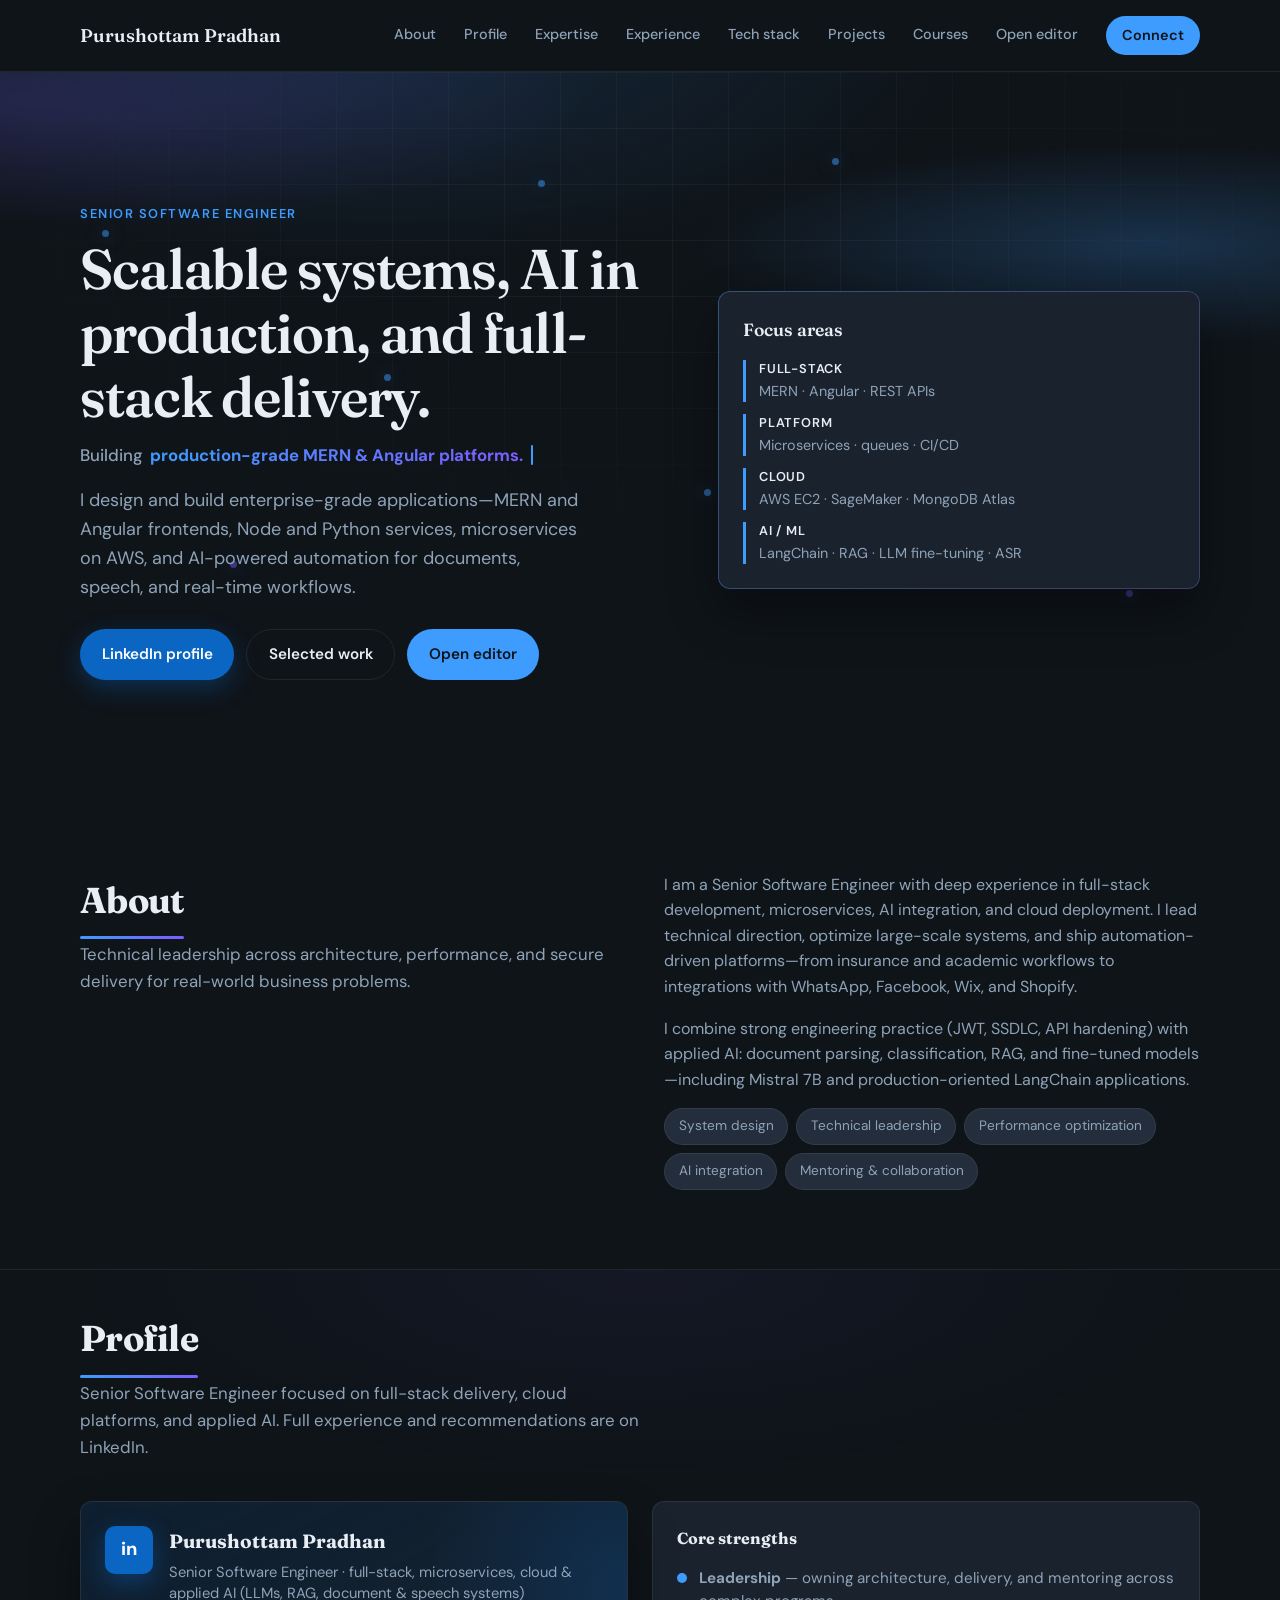
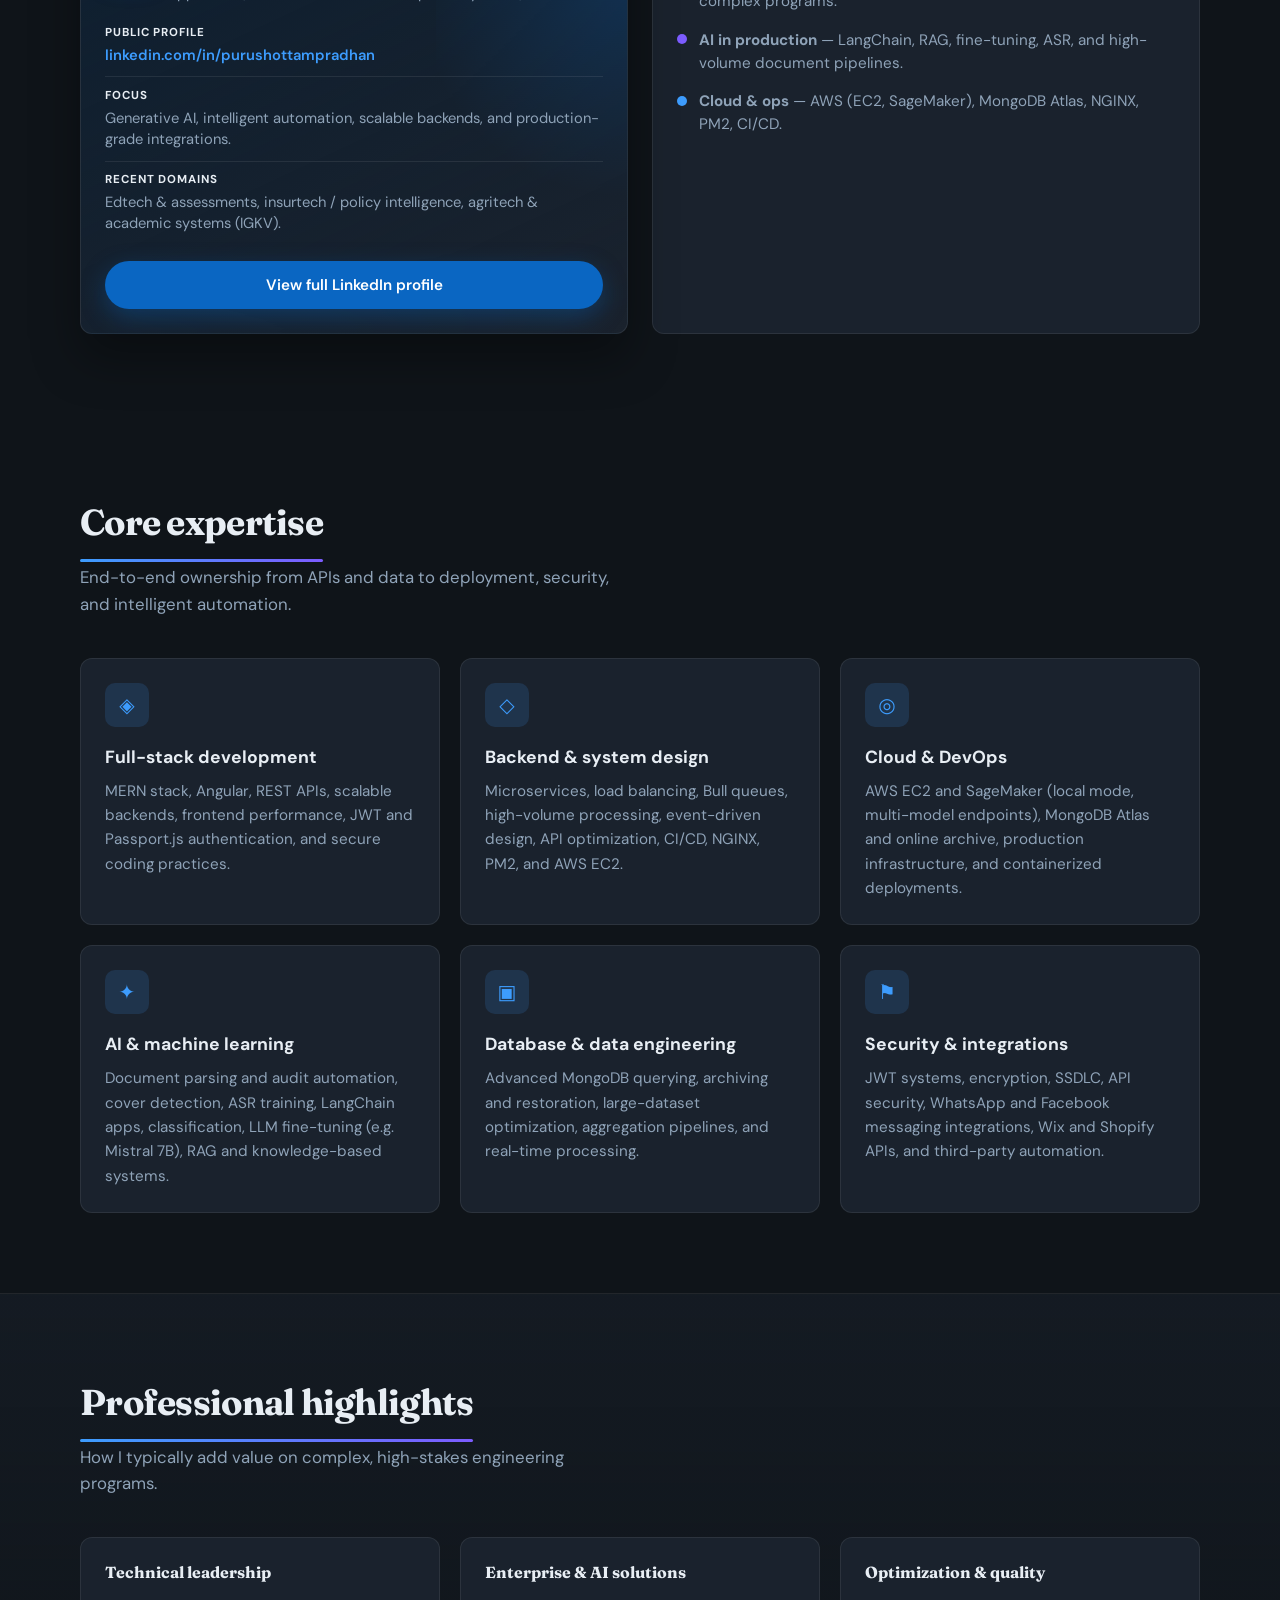
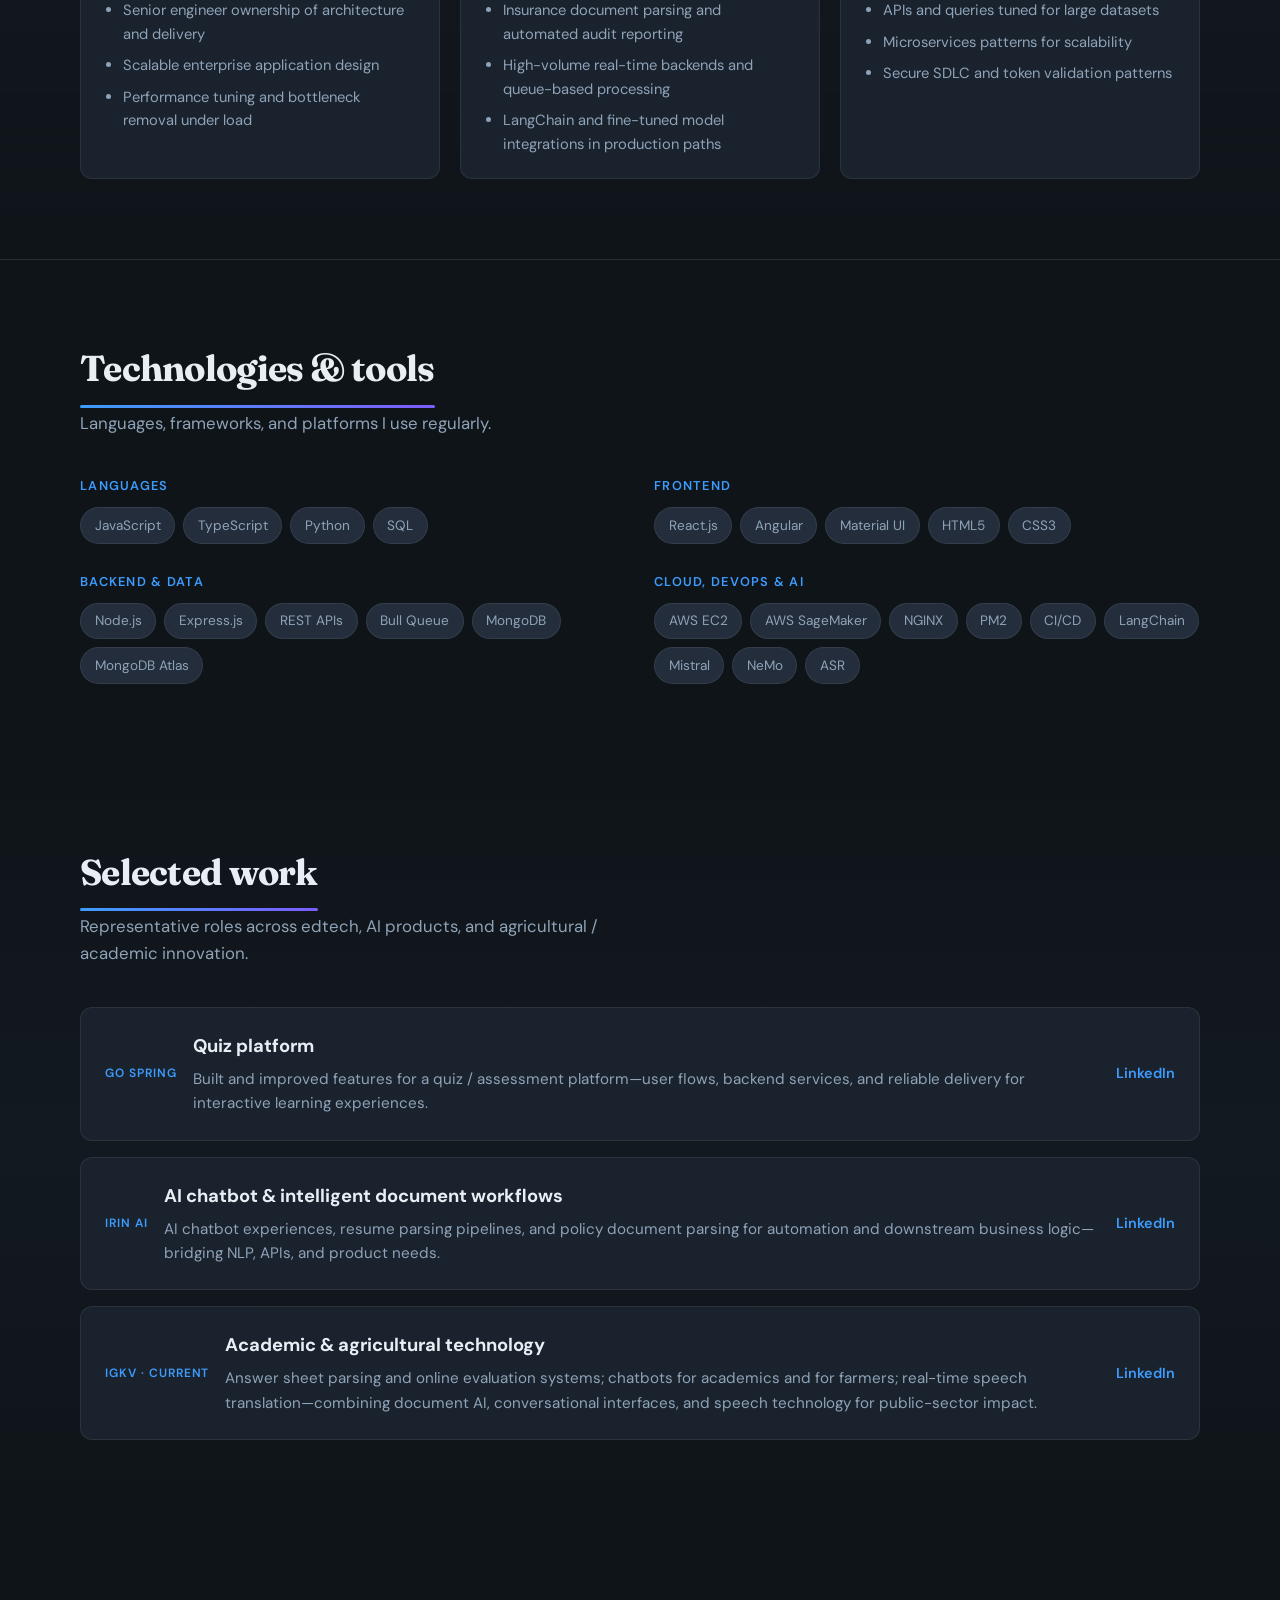
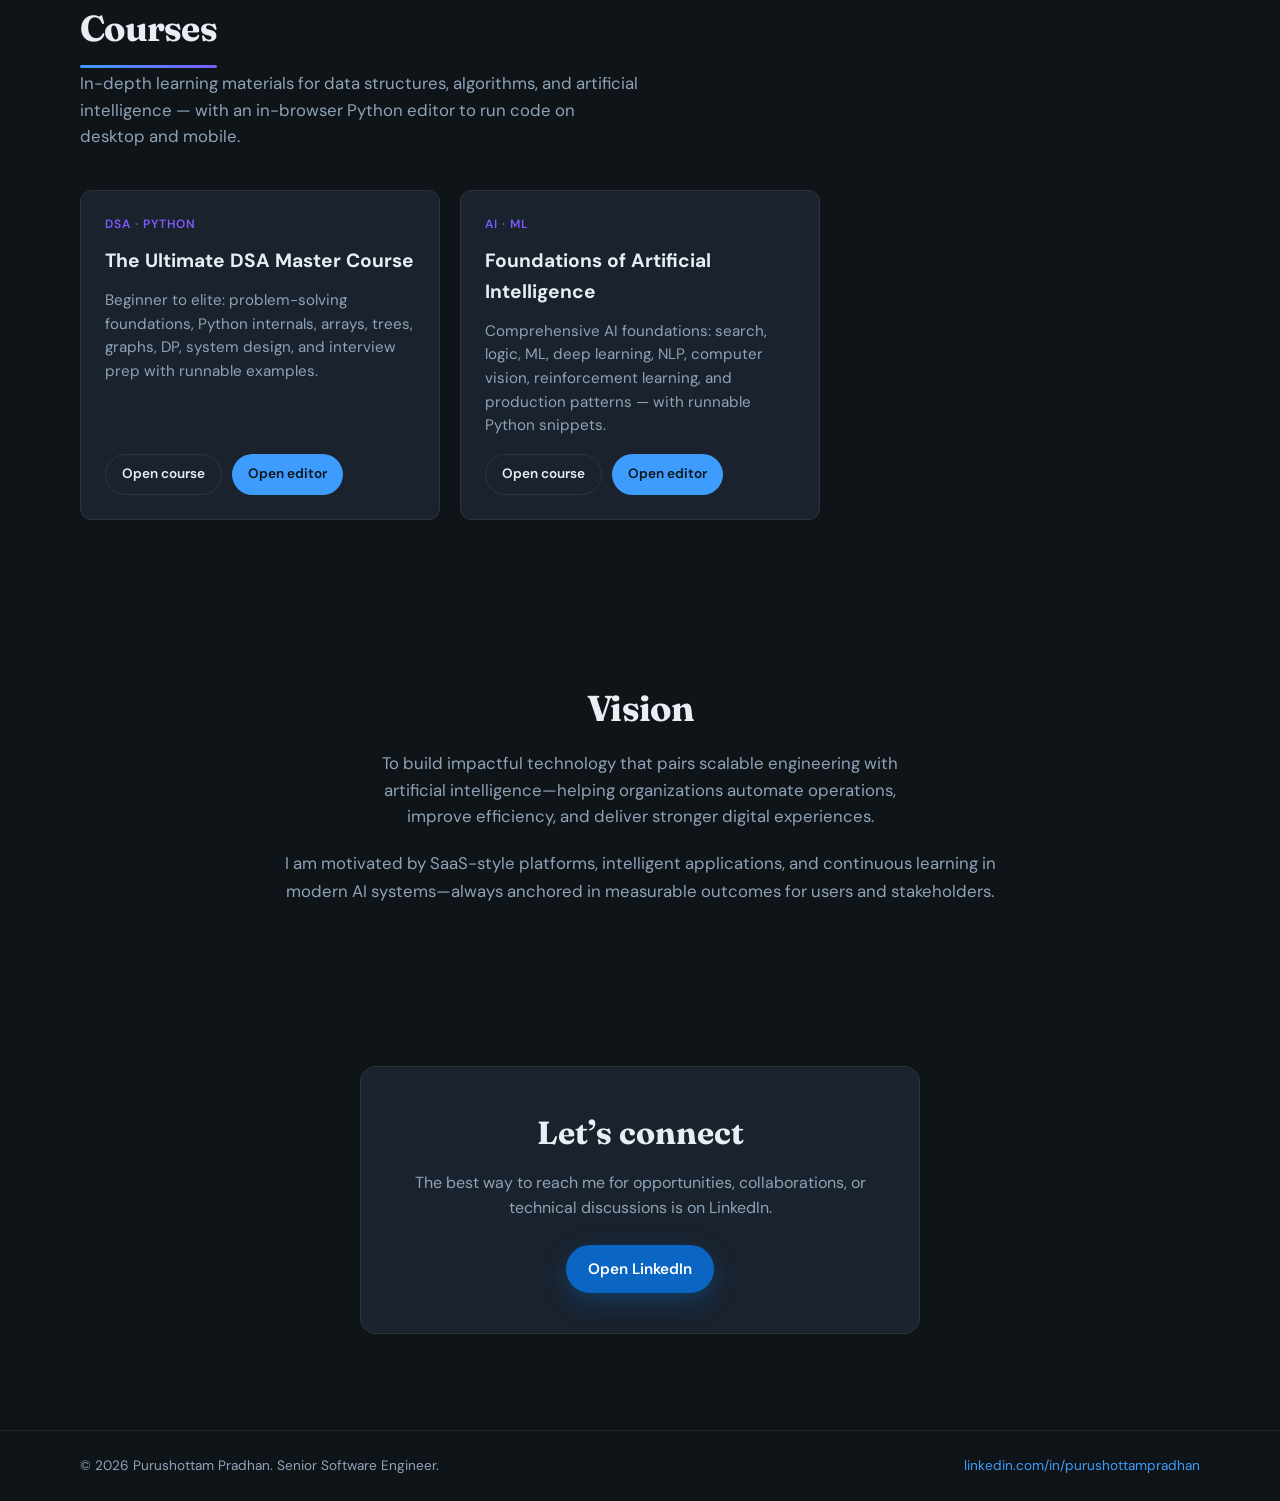
<file: index.html>
<!DOCTYPE html>
<html lang="en">
  <head>
    <meta charset="utf-8" />
    <meta name="viewport" content="width=device-width, initial-scale=1" />
    <title>
      Purushottam Pradhan | Senior Software Engineer | MERN, Angular, AI &amp; AWS
    </title>
    <meta
      name="description"
      content="Purushottam Pradhan — Senior Software Engineer portfolio: MERN &amp; Angular, microservices, AWS &amp; SageMaker, MongoDB, LangChain, RAG, LLM fine-tuning, document &amp; speech AI, edtech, insurtech, IGKV agritech projects."
    />
    <meta name="author" content="Purushottam Pradhan" />
    <meta name="robots" content="index, follow, max-image-preview:large, max-snippet:-1" />
    <meta name="theme-color" content="#0f1419" />
    <link rel="canonical" href="index.html" />
    <meta property="og:type" content="website" />
    <meta
      property="og:title"
      content="Purushottam Pradhan | Senior Software Engineer | MERN, AI &amp; Cloud"
    />
    <meta
      property="og:description"
      content="Portfolio: full-stack engineering, microservices, AWS, LangChain &amp; RAG, document &amp; speech AI, and enterprise delivery. Connect on LinkedIn."
    />
    <meta property="og:locale" content="en_US" />
    <meta property="og:site_name" content="Purushottam Pradhan — Portfolio" />
    <meta name="twitter:card" content="summary" />
    <meta
      name="twitter:title"
      content="Purushottam Pradhan | Senior Software Engineer | MERN, AI &amp; AWS"
    />
    <meta
      name="twitter:description"
      content="Full-stack &amp; AI engineer: MERN, Angular, microservices, AWS, LangChain, RAG, production ML. View projects and expertise."
    />
    <script type="application/ld+json">
      {
        "@context": "https://schema.org",
        "@graph": [
          {
            "@type": "WebSite",
            "@id": "#website",
            "name": "Purushottam Pradhan — Software Engineering Portfolio",
            "description": "Senior Software Engineer specializing in full-stack development, microservices, cloud deployment, and applied AI.",
            "inLanguage": "en",
            "publisher": { "@id": "#person" }
          },
          {
            "@type": "WebPage",
            "@id": "#webpage",
            "url": "index.html",
            "name": "Purushottam Pradhan | Senior Software Engineer | MERN, Angular, AI & AWS",
            "description": "Professional portfolio: expertise, tech stack, projects (Go Spring, Irin AI, IGKV), and contact via LinkedIn.",
            "isPartOf": { "@id": "#website" },
            "about": { "@id": "#person" }
          },
          {
            "@type": "Person",
            "@id": "#person",
            "name": "Purushottam Pradhan",
            "jobTitle": "Senior Software Engineer",
            "description": "Experienced in MERN and Angular, microservices, AWS, LangChain, RAG, LLM fine-tuning, document and speech systems, and scalable backends.",
            "knowsAbout": [
              "JavaScript",
              "TypeScript",
              "Python",
              "React",
              "Angular",
              "Node.js",
              "Express.js",
              "MongoDB",
              "Microservices",
              "AWS EC2",
              "AWS SageMaker",
              "LangChain",
              "Retrieval Augmented Generation",
              "Large Language Models",
              "Automatic Speech Recognition",
              "REST APIs",
              "CI/CD",
              "NGINX",
              "JWT authentication"
            ],
            "sameAs": ["https://www.linkedin.com/in/purushottampradhan/"]
          }
        ]
      }
    </script>
    <link rel="preconnect" href="https://fonts.googleapis.com" />
    <link rel="preconnect" href="https://fonts.gstatic.com" crossorigin />
    <link
      href="https://fonts.googleapis.com/css2?family=DM+Sans:ital,opsz,wght@0,9..40,400;0,9..40,500;0,9..40,600;0,9..40,700;1,9..40,400&family=Fraunces:ital,opsz,wght@0,9..144,500;0,9..144,600;0,9..144,700;1,9..144,400&display=swap"
      rel="stylesheet"
    />
    <link rel="stylesheet" href="styles.css" />
  </head>
  <body>
    <header class="site-header" id="site-header">
      <div class="container header-inner">
        <a class="logo" href="index.html">Purushottam Pradhan</a>
        <button
          class="nav-toggle"
          type="button"
          aria-expanded="false"
          aria-controls="site-nav"
        >
          Menu
        </button>
        <nav class="nav" id="site-nav" aria-label="Primary">
          <a href="#about">About</a>
          <a href="#profile">Profile</a>
          <a href="#expertise">Expertise</a>
          <a href="#experience">Experience</a>
          <a href="#stack">Tech stack</a>
          <a href="#projects">Projects</a>
          <a href="#courses">Courses</a>
          <a href="code-editor.html">Open editor</a>
          <a class="btn-nav" href="#contact">Connect</a>
        </nav>
      </div>
    </header>

    <main id="webpage">
      <section class="hero">
        <div class="hero-grid-bg" aria-hidden="true"></div>
        <div class="hero-particles" aria-hidden="true">
          <span></span><span></span><span></span><span></span><span></span
          ><span></span><span></span><span></span>
        </div>
        <div class="hero-glow" aria-hidden="true"></div>
        <div class="container hero-inner">
          <div class="hero-copy">
            <span class="eyebrow hero-reveal" style="animation-delay: 0.05s"
              >Senior Software Engineer</span
            >
            <h1 class="hero-reveal" style="animation-delay: 0.12s">
              Scalable systems, AI in production, and full-stack delivery.
            </h1>
            <p class="hero-roles hero-reveal" style="animation-delay: 0.16s">
              <span class="hero-roles-label">Building</span>
              <span class="hero-roles-text" id="hero-roles" aria-live="polite"></span
              ><span class="hero-roles-caret" aria-hidden="true"></span>
            </p>
            <p class="hero-lead hero-reveal" style="animation-delay: 0.2s">
              I design and build enterprise-grade applications—MERN and Angular
              frontends, Node and Python services, microservices on AWS, and
              AI-powered automation for documents, speech, and real-time
              workflows.
            </p>
            <div class="hero-actions hero-reveal" style="animation-delay: 0.28s">
              <a
                class="btn btn-linkedin"
                href="https://www.linkedin.com/in/purushottampradhan/"
                target="_blank"
                rel="noopener noreferrer"
                >LinkedIn profile</a
              >
              <a class="btn btn-ghost" href="#projects">Selected work</a>
              <a class="btn btn-primary" href="code-editor.html">Open editor</a>
            </div>
          </div>
          <aside class="hero-card hero-reveal" style="animation-delay: 0.35s" aria-label="Focus areas">
            <h3>Focus areas</h3>
            <ul class="hero-list">
              <li><span>Full-stack</span> MERN · Angular · REST APIs</li>
              <li><span>Platform</span> Microservices · queues · CI/CD</li>
              <li><span>Cloud</span> AWS EC2 · SageMaker · MongoDB Atlas</li>
              <li><span>AI / ML</span> LangChain · RAG · LLM fine-tuning · ASR</li>
            </ul>
          </aside>
        </div>
      </section>

      <section id="about">
        <div class="container about-grid">
          <div class="section-head reveal">
            <h2>About</h2>
            <p>
              Technical leadership across architecture, performance, and secure
              delivery for real-world business problems.
            </p>
          </div>
          <div class="about-text reveal">
            <p>
              I am a Senior Software Engineer with deep experience in full-stack
              development, microservices, AI integration, and cloud deployment. I
              lead technical direction, optimize large-scale systems, and ship
              automation-driven platforms—from insurance and academic workflows to
              integrations with WhatsApp, Facebook, Wix, and Shopify.
            </p>
            <p>
              I combine strong engineering practice (JWT, SSDLC, API hardening)
              with applied AI: document parsing, classification, RAG, and
              fine-tuned models—including Mistral 7B and production-oriented
              LangChain applications.
            </p>
            <div class="skills" role="list">
              <span class="skill-pill skill-pill-pop" role="listitem">System design</span>
              <span class="skill-pill skill-pill-pop" role="listitem">Technical leadership</span>
              <span class="skill-pill skill-pill-pop" role="listitem">Performance optimization</span>
              <span class="skill-pill skill-pill-pop" role="listitem">AI integration</span>
              <span class="skill-pill skill-pill-pop" role="listitem">Mentoring &amp; collaboration</span>
            </div>
          </div>
        </div>
      </section>

      <section id="profile" class="profile-section">
        <div class="container">
          <div class="section-head reveal">
            <h2>Profile</h2>
            <p>
              Senior Software Engineer focused on full-stack delivery, cloud
              platforms, and applied AI. Full experience and recommendations are on
              LinkedIn.
            </p>
          </div>
          <div class="profile-layout reveal">
            <div class="linkedin-card">
              <div class="linkedin-card-top">
                <span class="linkedin-badge" aria-hidden="true">in</span>
                <div>
                  <h3>Purushottam Pradhan</h3>
                  <p class="linkedin-headline">
                    Senior Software Engineer · full-stack, microservices, cloud &amp;
                    applied AI (LLMs, RAG, document &amp; speech systems)
                  </p>
                </div>
              </div>
              <ul class="linkedin-facts">
                <li>
                  <strong>Public profile</strong>
                  <a
                    href="https://www.linkedin.com/in/purushottampradhan/"
                    target="_blank"
                    rel="noopener noreferrer"
                    >linkedin.com/in/purushottampradhan</a
                  >
                </li>
                <li>
                  <strong>Focus</strong> Generative AI, intelligent automation,
                  scalable backends, and production-grade integrations.
                </li>
                <li>
                  <strong>Recent domains</strong> Edtech &amp; assessments, insurtech
                  / policy intelligence, agritech &amp; academic systems (IGKV).
                </li>
              </ul>
              <a
                class="btn btn-linkedin btn-block"
                href="https://www.linkedin.com/in/purushottampradhan/"
                target="_blank"
                rel="noopener noreferrer"
                >View full LinkedIn profile</a
              >
            </div>
            <div class="profile-highlights">
              <h3 class="profile-highlights-title">Core strengths</h3>
              <ul class="profile-highlight-list">
                <li>
                  <span class="ph-dot"></span>
                  <span
                    ><strong>Leadership</strong> — owning architecture, delivery, and
                    mentoring across complex programs.</span
                  >
                </li>
                <li>
                  <span class="ph-dot"></span>
                  <span
                    ><strong>AI in production</strong> — LangChain, RAG, fine-tuning,
                    ASR, and high-volume document pipelines.</span
                  >
                </li>
                <li>
                  <span class="ph-dot"></span>
                  <span
                    ><strong>Cloud &amp; ops</strong> — AWS (EC2, SageMaker), MongoDB
                    Atlas, NGINX, PM2, CI/CD.</span
                  >
                </li>
              </ul>
            </div>
          </div>
        </div>
      </section>

      <section id="expertise">
        <div class="container">
          <div class="section-head reveal">
            <h2>Core expertise</h2>
            <p>
              End-to-end ownership from APIs and data to deployment, security, and
              intelligent automation.
            </p>
          </div>
          <div class="grid-expertise">
            <article class="card card-tilt reveal">
              <div class="card-icon" aria-hidden="true">◈</div>
              <h3>Full-stack development</h3>
              <p>
                MERN stack, Angular, REST APIs, scalable backends, frontend
                performance, JWT and Passport.js authentication, and secure coding
                practices.
              </p>
            </article>
            <article class="card card-tilt reveal">
              <div class="card-icon" aria-hidden="true">◇</div>
              <h3>Backend &amp; system design</h3>
              <p>
                Microservices, load balancing, Bull queues, high-volume processing,
                event-driven design, API optimization, CI/CD, NGINX, PM2, and AWS
                EC2.
              </p>
            </article>
            <article class="card card-tilt reveal">
              <div class="card-icon" aria-hidden="true">◎</div>
              <h3>Cloud &amp; DevOps</h3>
              <p>
                AWS EC2 and SageMaker (local mode, multi-model endpoints), MongoDB
                Atlas and online archive, production infrastructure, and
                containerized deployments.
              </p>
            </article>
            <article class="card card-tilt reveal">
              <div class="card-icon" aria-hidden="true">✦</div>
              <h3>AI &amp; machine learning</h3>
              <p>
                Document parsing and audit automation, cover detection, ASR
                training, LangChain apps, classification, LLM fine-tuning (e.g.
                Mistral 7B), RAG and knowledge-based systems.
              </p>
            </article>
            <article class="card card-tilt reveal">
              <div class="card-icon" aria-hidden="true">▣</div>
              <h3>Database &amp; data engineering</h3>
              <p>
                Advanced MongoDB querying, archiving and restoration, large-dataset
                optimization, aggregation pipelines, and real-time processing.
              </p>
            </article>
            <article class="card card-tilt reveal">
              <div class="card-icon" aria-hidden="true">⚑</div>
              <h3>Security &amp; integrations</h3>
              <p>
                JWT systems, encryption, SSDLC, API security, WhatsApp and Facebook
                messaging integrations, Wix and Shopify APIs, and third-party
                automation.
              </p>
            </article>
          </div>
        </div>
      </section>

      <section class="band-muted" id="experience">
        <div class="container">
          <div class="section-head reveal">
            <h2>Professional highlights</h2>
            <p>
              How I typically add value on complex, high-stakes engineering
              programs.
            </p>
          </div>
          <div class="highlights-grid reveal">
            <div class="highlight-card">
              <h3>Technical leadership</h3>
              <ul class="checklist">
                <li>Senior engineer ownership of architecture and delivery</li>
                <li>Scalable enterprise application design</li>
                <li>Performance tuning and bottleneck removal under load</li>
              </ul>
            </div>
            <div class="highlight-card">
              <h3>Enterprise &amp; AI solutions</h3>
              <ul class="checklist">
                <li>Insurance document parsing and automated audit reporting</li>
                <li>High-volume real-time backends and queue-based processing</li>
                <li>LangChain and fine-tuned model integrations in production paths</li>
              </ul>
            </div>
            <div class="highlight-card">
              <h3>Optimization &amp; quality</h3>
              <ul class="checklist">
                <li>APIs and queries tuned for large datasets</li>
                <li>Microservices patterns for scalability</li>
                <li>Secure SDLC and token validation patterns</li>
              </ul>
            </div>
          </div>
        </div>
      </section>

      <section id="stack">
        <div class="container">
          <div class="section-head reveal">
            <h2>Technologies &amp; tools</h2>
            <p>Languages, frameworks, and platforms I use regularly.</p>
          </div>
          <div class="stack-groups reveal">
            <div class="stack-block">
              <h3>Languages</h3>
              <div class="skills">
                <span class="skill-pill">JavaScript</span>
                <span class="skill-pill">TypeScript</span>
                <span class="skill-pill">Python</span>
                <span class="skill-pill">SQL</span>
              </div>
            </div>
            <div class="stack-block">
              <h3>Frontend</h3>
              <div class="skills">
                <span class="skill-pill">React.js</span>
                <span class="skill-pill">Angular</span>
                <span class="skill-pill">Material UI</span>
                <span class="skill-pill">HTML5</span>
                <span class="skill-pill">CSS3</span>
              </div>
            </div>
            <div class="stack-block">
              <h3>Backend &amp; data</h3>
              <div class="skills">
                <span class="skill-pill">Node.js</span>
                <span class="skill-pill">Express.js</span>
                <span class="skill-pill">REST APIs</span>
                <span class="skill-pill">Bull Queue</span>
                <span class="skill-pill">MongoDB</span>
                <span class="skill-pill">MongoDB Atlas</span>
              </div>
            </div>
            <div class="stack-block">
              <h3>Cloud, DevOps &amp; AI</h3>
              <div class="skills">
                <span class="skill-pill">AWS EC2</span>
                <span class="skill-pill">AWS SageMaker</span>
                <span class="skill-pill">NGINX</span>
                <span class="skill-pill">PM2</span>
                <span class="skill-pill">CI/CD</span>
                <span class="skill-pill">LangChain</span>
                <span class="skill-pill">Mistral</span>
                <span class="skill-pill">NeMo</span>
                <span class="skill-pill">ASR</span>
              </div>
            </div>
          </div>
        </div>
      </section>

      <section class="projects" id="projects">
        <div class="container">
          <div class="section-head reveal">
            <h2>Selected work</h2>
            <p>
              Representative roles across edtech, AI products, and agricultural /
              academic innovation.
            </p>
          </div>
          <div class="project-list">
            <article class="project project-animate reveal">
              <span class="project-tag">Go Spring</span>
              <div>
                <h3>Quiz platform</h3>
                <p>
                  Built and improved features for a quiz / assessment platform—user
                  flows, backend services, and reliable delivery for interactive
                  learning experiences.
                </p>
              </div>
              <a
                href="https://www.linkedin.com/in/purushottampradhan/"
                target="_blank"
                rel="noopener noreferrer"
                >LinkedIn</a
              >
            </article>
            <article class="project project-animate reveal">
              <span class="project-tag">Irin AI</span>
              <div>
                <h3>AI chatbot &amp; intelligent document workflows</h3>
                <p>
                  AI chatbot experiences, resume parsing pipelines, and policy
                  document parsing for automation and downstream business logic—
                  bridging NLP, APIs, and product needs.
                </p>
              </div>
              <a
                href="https://www.linkedin.com/in/purushottampradhan/"
                target="_blank"
                rel="noopener noreferrer"
                >LinkedIn</a
              >
            </article>
            <article class="project project-animate reveal">
              <span class="project-tag">IGKV · Current</span>
              <div>
                <h3>Academic &amp; agricultural technology</h3>
                <p>
                  Answer sheet parsing and online evaluation systems; chatbots for
                  academics and for farmers; real-time speech translation—combining
                  document AI, conversational interfaces, and speech technology for
                  public-sector impact.
                </p>
              </div>
              <a
                href="https://www.linkedin.com/in/purushottampradhan/"
                target="_blank"
                rel="noopener noreferrer"
                >LinkedIn</a
              >
            </article>
          </div>
        </div>
      </section>

      <section class="courses" id="courses">
        <div class="container">
          <div class="section-head reveal">
            <h2>Courses</h2>
            <p>
              In-depth learning materials for data structures, algorithms, and
              artificial intelligence — with an in-browser Python editor to run
              code on desktop and mobile.
            </p>
          </div>
          <div class="course-grid">
            <article class="course-card reveal">
              <span class="course-tag">DSA · Python</span>
              <h3>The Ultimate DSA Master Course</h3>
              <p>
                Beginner to elite: problem-solving foundations, Python internals,
                arrays, trees, graphs, DP, system design, and interview prep with
                runnable examples.
              </p>
              <div class="course-actions">
                <a class="btn btn-ghost" href="dsa-master-course.html">Open course</a>
                <a class="btn btn-primary" href="code-editor.html">Open editor</a>
              </div>
            </article>
            <article class="course-card reveal">
              <span class="course-tag">AI · ML</span>
              <h3>Foundations of Artificial Intelligence</h3>
              <p>
                Comprehensive AI foundations: search, logic, ML, deep learning,
                NLP, computer vision, reinforcement learning, and production
                patterns — with runnable Python snippets.
              </p>
              <div class="course-actions">
                <a class="btn btn-ghost" href="Foundations_of_Artificial_Intelligence.html">Open course</a>
                <a class="btn btn-primary" href="code-editor.html">Open editor</a>
              </div>
            </article>
          </div>
        </div>
      </section>

      <section id="vision">
        <div class="container vision-block reveal">
          <div class="section-head section-head--vision">
            <h2>Vision</h2>
            <p>
              To build impactful technology that pairs scalable engineering with
              artificial intelligence—helping organizations automate operations,
              improve efficiency, and deliver stronger digital experiences.
            </p>
          </div>
          <p class="vision-lead">
            I am motivated by SaaS-style platforms, intelligent applications, and
            continuous learning in modern AI systems—always anchored in measurable
            outcomes for users and stakeholders.
          </p>
        </div>
      </section>

      <section class="contact" id="contact">
        <div class="container">
          <div class="contact-box contact-box-glow reveal">
            <h2>Let’s connect</h2>
            <p>
              The best way to reach me for opportunities, collaborations, or
              technical discussions is on LinkedIn.
            </p>
            <div class="hero-actions hero-actions--center">
              <a
                class="btn btn-linkedin"
                href="https://www.linkedin.com/in/purushottampradhan/"
                target="_blank"
                rel="noopener noreferrer"
                >Open LinkedIn</a
              >
            </div>
          </div>
        </div>
      </section>
    </main>

    <footer class="site-footer">
      <div class="container footer-inner">
        <span
          >© <span id="y"></span> Purushottam Pradhan. Senior Software Engineer.</span
        >
        <a
          href="https://www.linkedin.com/in/purushottampradhan/"
          target="_blank"
          rel="noopener noreferrer"
          >linkedin.com/in/purushottampradhan</a
        >
      </div>
    </footer>
    <script>
      document.getElementById("y").textContent = new Date().getFullYear();
    </script>
    <script src="script.js" defer></script>
  </body>
</html>
</file>
<file: styles.css>
:root {
  --bg: #0f1419;
  --bg-elevated: #1a222d;
  --surface: #232d3b;
  --text: #e8eef4;
  --text-muted: #8fa3b8;
  --accent: #3d9cfd;
  --accent-soft: rgba(61, 156, 253, 0.15);
  --accent-2: #7c5cff;
  --linkedin: #0a66c2;
  --border: rgba(255, 255, 255, 0.08);
  --font-sans: "DM Sans", system-ui, sans-serif;
  --font-display: "Fraunces", Georgia, serif;
  --radius: 12px;
  --shadow: 0 24px 48px rgba(0, 0, 0, 0.35);
  --ease-out: cubic-bezier(0.22, 1, 0.36, 1);
}

@keyframes heroFadeUp {
  from {
    opacity: 0;
    transform: translateY(28px);
  }
  to {
    opacity: 1;
    transform: translateY(0);
  }
}

@keyframes glowDrift {
  0%,
  100% {
    transform: translate(0, 0) scale(1);
    opacity: 1;
  }
  50% {
    transform: translate(4%, -3%) scale(1.06);
    opacity: 0.85;
  }
}

@keyframes shimmerBorder {
  0% {
    background-position: 0% 50%;
  }
  100% {
    background-position: 200% 50%;
  }
}

@keyframes bodyFadeIn {
  from {
    opacity: 0;
  }
  to {
    opacity: 1;
  }
}

@keyframes gridPulse {
  from {
    opacity: 0.28;
  }
  to {
    opacity: 0.55;
  }
}

@keyframes particleFloat {
  0%,
  100% {
    transform: translate(0, 0) scale(1);
    opacity: 0.35;
  }
  50% {
    transform: translate(12px, -18px) scale(1.15);
    opacity: 0.9;
  }
}

@keyframes caretBlink {
  0%,
  49% {
    opacity: 1;
  }
  50%,
  100% {
    opacity: 0;
  }
}

@keyframes contactPulse {
  0%,
  100% {
    box-shadow: 0 0 0 0 rgba(61, 156, 253, 0);
  }
  50% {
    box-shadow: 0 0 48px 4px rgba(61, 156, 253, 0.12);
  }
}

@keyframes iconPop {
  0% {
    transform: scale(1) rotate(0deg);
  }
  45% {
    transform: scale(1.12) rotate(-8deg);
  }
  100% {
    transform: scale(1) rotate(0deg);
  }
}

@keyframes pillPop {
  from {
    opacity: 0;
    transform: translateY(10px) scale(0.92);
  }
  to {
    opacity: 1;
    transform: translateY(0) scale(1);
  }
}

@keyframes phDotPulse {
  0%,
  100% {
    transform: scale(1);
    box-shadow: 0 0 0 0 rgba(61, 156, 253, 0.4);
  }
  50% {
    transform: scale(1.15);
    box-shadow: 0 0 0 6px rgba(61, 156, 253, 0);
  }
}

*,
*::before,
*::after {
  box-sizing: border-box;
}

html {
  scroll-behavior: smooth;
}

body {
  margin: 0;
  font-family: var(--font-sans);
  font-size: 1rem;
  line-height: 1.6;
  color: var(--text);
  background: var(--bg);
  -webkit-font-smoothing: antialiased;
  overflow-x: hidden;
  opacity: 0;
  animation: bodyFadeIn 0.65s var(--ease-out) 0.05s forwards;
}

img {
  max-width: 100%;
  height: auto;
  display: block;
}

a {
  color: var(--accent);
  text-decoration: none;
}

a:hover {
  text-decoration: underline;
}

.container {
  width: min(1120px, 92vw);
  margin-inline: auto;
}

.site-header {
  position: sticky;
  top: 0;
  z-index: 100;
  background: rgba(15, 20, 25, 0.85);
  backdrop-filter: blur(12px);
  border-bottom: 1px solid var(--border);
  transition:
    box-shadow 0.4s var(--ease-out),
    background 0.4s ease;
}

.site-header.is-scrolled {
  box-shadow: 0 14px 44px rgba(0, 0, 0, 0.38);
  background: rgba(12, 16, 22, 0.94);
}

.header-inner {
  display: flex;
  align-items: center;
  justify-content: space-between;
  padding: 1rem 0;
  gap: 1rem;
}

.logo {
  font-family: var(--font-display);
  font-weight: 600;
  font-size: 1.15rem;
  color: var(--text);
  text-decoration: none;
  transition: color 0.25s ease, letter-spacing 0.35s var(--ease-out);
}

.logo:hover {
  text-decoration: none;
  color: var(--accent);
  letter-spacing: 0.02em;
}

.nav-toggle {
  display: none;
  background: var(--surface);
  border: 1px solid var(--border);
  color: var(--text);
  padding: 0.5rem 0.75rem;
  border-radius: 8px;
  cursor: pointer;
  font-size: 0.875rem;
}

.nav {
  display: flex;
  align-items: center;
  gap: 1.75rem;
}

.nav a {
  color: var(--text-muted);
  font-size: 0.9rem;
  font-weight: 500;
  text-decoration: none;
}

.nav a:hover {
  color: var(--text);
  text-decoration: none;
}

.nav a:not(.btn-nav) {
  position: relative;
  padding-bottom: 2px;
}

.nav a:not(.btn-nav)::after {
  content: "";
  position: absolute;
  left: 0;
  bottom: -2px;
  width: 100%;
  height: 2px;
  background: linear-gradient(90deg, var(--accent), var(--accent-2));
  transform: scaleX(0);
  transform-origin: left center;
  transition: transform 0.3s var(--ease-out);
}

.nav a:not(.btn-nav):hover::after {
  transform: scaleX(1);
}

.nav .btn-nav {
  color: var(--bg);
  background: var(--accent);
  padding: 0.5rem 1rem;
  border-radius: 999px;
  font-weight: 600;
}

.nav .btn-nav:hover {
  filter: brightness(1.08);
  text-decoration: none;
}

.hero {
  padding: clamp(4rem, 12vw, 8rem) 0 clamp(5rem, 10vw, 7rem);
  position: relative;
  overflow: hidden;
}

.hero-grid-bg {
  position: absolute;
  inset: 0;
  background-image:
    linear-gradient(rgba(255, 255, 255, 0.04) 1px, transparent 1px),
    linear-gradient(90deg, rgba(255, 255, 255, 0.04) 1px, transparent 1px);
  background-size: 56px 56px;
  mask-image: radial-gradient(ellipse 75% 65% at 50% 20%, #000 20%, transparent 70%);
  pointer-events: none;
  animation: gridPulse 9s ease-in-out infinite alternate;
}

.hero-particles {
  position: absolute;
  inset: 0;
  pointer-events: none;
  z-index: 0;
}

.hero-particles span {
  position: absolute;
  width: 7px;
  height: 7px;
  border-radius: 50%;
  background: rgba(61, 156, 253, 0.5);
  box-shadow: 0 0 18px rgba(61, 156, 253, 0.35);
  animation: particleFloat 7s ease-in-out infinite;
}

.hero-particles span:nth-child(1) {
  left: 8%;
  top: 22%;
  animation-duration: 9s;
  animation-delay: 0s;
}

.hero-particles span:nth-child(2) {
  left: 18%;
  top: 68%;
  animation-duration: 11s;
  animation-delay: -2s;
  background: rgba(124, 92, 255, 0.45);
}

.hero-particles span:nth-child(3) {
  left: 42%;
  top: 15%;
  animation-duration: 8s;
  animation-delay: -1s;
}

.hero-particles span:nth-child(4) {
  left: 72%;
  top: 38%;
  animation-duration: 10s;
  animation-delay: -3s;
}

.hero-particles span:nth-child(5) {
  left: 88%;
  top: 72%;
  animation-duration: 12s;
  animation-delay: -4s;
  background: rgba(124, 92, 255, 0.4);
}

.hero-particles span:nth-child(6) {
  left: 55%;
  top: 58%;
  animation-duration: 9.5s;
  animation-delay: -1.5s;
}

.hero-particles span:nth-child(7) {
  left: 30%;
  top: 42%;
  animation-duration: 8.5s;
  animation-delay: -2.5s;
}

.hero-particles span:nth-child(8) {
  left: 65%;
  top: 12%;
  animation-duration: 10.5s;
  animation-delay: -0.5s;
}

.hero::before {
  content: "";
  position: absolute;
  inset: -40% 20% auto -20%;
  height: 70%;
  background: radial-gradient(ellipse at center, var(--accent-soft), transparent 65%);
  pointer-events: none;
}

.hero-glow {
  position: absolute;
  inset: -20% -30% 40% -30%;
  background:
    radial-gradient(ellipse 50% 40% at 20% 30%, rgba(124, 92, 255, 0.18), transparent 55%),
    radial-gradient(ellipse 45% 35% at 75% 55%, rgba(61, 156, 253, 0.22), transparent 50%);
  pointer-events: none;
  animation: glowDrift 14s var(--ease-out) infinite alternate;
}

.hero-inner {
  position: relative;
  display: grid;
  gap: 2rem;
}

.hero-copy {
  position: relative;
  z-index: 1;
}

.hero-reveal {
  opacity: 0;
  animation: heroFadeUp 0.85s var(--ease-out) forwards;
}

.hero-list {
  list-style: none;
  margin: 0;
  padding: 0;
  display: flex;
  flex-direction: column;
  gap: 0.75rem;
}

.hero-list li {
  font-size: 0.9rem;
  color: var(--text-muted);
  padding-left: 0.85rem;
  border-left: 3px solid var(--accent);
  line-height: 1.45;
  opacity: 0;
  animation: heroFadeUp 0.65s var(--ease-out) forwards;
}

.hero-list li:nth-child(1) {
  animation-delay: 0.42s;
}

.hero-list li:nth-child(2) {
  animation-delay: 0.5s;
}

.hero-list li:nth-child(3) {
  animation-delay: 0.58s;
}

.hero-list li:nth-child(4) {
  animation-delay: 0.66s;
}

.hero-list span {
  display: block;
  font-weight: 600;
  color: var(--text);
  font-size: 0.8rem;
  text-transform: uppercase;
  letter-spacing: 0.06em;
  margin-bottom: 0.15rem;
}

@media (min-width: 900px) {
  .hero-inner {
    grid-template-columns: 1.1fr 0.9fr;
    align-items: center;
    gap: 3rem;
  }
}

.eyebrow {
  display: inline-block;
  font-size: 0.8rem;
  font-weight: 600;
  letter-spacing: 0.12em;
  text-transform: uppercase;
  color: var(--accent);
  margin-bottom: 0.75rem;
}

.hero h1 {
  font-family: var(--font-display);
  font-size: clamp(2.25rem, 5vw, 3.5rem);
  font-weight: 600;
  line-height: 1.15;
  margin: 0 0 0.75rem;
  letter-spacing: -0.02em;
}

.hero-roles {
  display: flex;
  flex-wrap: wrap;
  align-items: center;
  gap: 0.45rem;
  font-size: 1.05rem;
  color: var(--text-muted);
  margin: 0 0 1.1rem;
  min-height: 1.55em;
}

.hero-roles-label {
  font-weight: 500;
}

.hero-roles-text {
  font-weight: 700;
  color: var(--accent);
  background: linear-gradient(90deg, var(--accent), var(--accent-2));
  -webkit-background-clip: text;
  background-clip: text;
  -webkit-text-fill-color: transparent;
}

.hero-roles-caret {
  display: inline-block;
  width: 2px;
  height: 1.15em;
  margin-left: 1px;
  background: var(--accent);
  animation: caretBlink 1s step-end infinite;
  border-radius: 1px;
}

.hero-lead {
  font-size: 1.125rem;
  color: var(--text-muted);
  max-width: 42ch;
  margin: 0 0 1.75rem;
}

.hero-actions {
  display: flex;
  flex-wrap: wrap;
  gap: 0.75rem;
}

.btn {
  display: inline-flex;
  align-items: center;
  justify-content: center;
  padding: 0.75rem 1.35rem;
  border-radius: 999px;
  font-weight: 600;
  font-size: 0.95rem;
  border: none;
  cursor: pointer;
  text-decoration: none;
  transition: transform 0.15s ease, filter 0.15s ease;
}

.btn:hover {
  text-decoration: none;
  transform: translateY(-1px);
}

.btn-primary {
  background: var(--accent);
  color: var(--bg);
}

.btn-ghost {
  background: transparent;
  color: var(--text);
  border: 1px solid var(--border);
}

.btn-ghost:hover {
  background: var(--surface);
}

.btn-linkedin {
  background: var(--linkedin);
  color: #fff;
  box-shadow: 0 8px 24px rgba(10, 102, 194, 0.35);
}

.btn-linkedin:hover {
  filter: brightness(1.08);
  box-shadow: 0 12px 28px rgba(10, 102, 194, 0.45);
}

.btn-block {
  width: 100%;
  margin-top: 0.75rem;
  text-align: center;
}

.hero-card {
  position: relative;
  background: var(--bg-elevated);
  border: 1px solid var(--border);
  border-radius: var(--radius);
  padding: 1.5rem;
  box-shadow: var(--shadow);
  z-index: 1;
  transition: transform 0.35s var(--ease-out), box-shadow 0.35s ease;
}

.hero-card::before {
  content: "";
  position: absolute;
  inset: -1px;
  border-radius: inherit;
  padding: 1px;
  background: linear-gradient(
    120deg,
    rgba(61, 156, 253, 0.5),
    rgba(124, 92, 255, 0.35),
    rgba(61, 156, 253, 0.5)
  );
  background-size: 200% 200%;
  animation: shimmerBorder 6s linear infinite;
  -webkit-mask: linear-gradient(#fff 0 0) content-box, linear-gradient(#fff 0 0);
  mask: linear-gradient(#fff 0 0) content-box, linear-gradient(#fff 0 0);
  -webkit-mask-composite: xor;
  mask-composite: exclude;
  pointer-events: none;
  opacity: 0.65;
}

.hero-card:hover {
  transform: translateY(-4px);
  box-shadow: 0 28px 56px rgba(0, 0, 0, 0.45);
}

.hero-card h3 {
  font-family: var(--font-display);
  font-size: 1.1rem;
  margin: 0 0 1rem;
  font-weight: 600;
  position: relative;
}

section {
  padding: clamp(3.5rem, 8vw, 5rem) 0;
}

.section-head {
  max-width: 560px;
  margin-bottom: 2.5rem;
}

.section-head--vision {
  margin-bottom: 1.25rem;
}

.hero-actions--center {
  justify-content: center;
}

.section-head h2 {
  font-family: var(--font-display);
  font-size: clamp(1.75rem, 3vw, 2.25rem);
  margin: 0 0 0.75rem;
  letter-spacing: -0.02em;
  position: relative;
  display: inline-block;
}

.section-head h2::after {
  content: "";
  position: absolute;
  left: 0;
  bottom: -10px;
  width: 100%;
  height: 3px;
  border-radius: 2px;
  background: linear-gradient(90deg, var(--accent), var(--accent-2));
  transform: scaleX(0);
  transform-origin: left center;
  transition: transform 0.8s var(--ease-out);
}

.section-head.reveal.is-visible h2::after {
  transform: scaleX(1);
}

.section-head p {
  margin: 0;
  color: var(--text-muted);
  font-size: 1.05rem;
}

.grid-3 {
  display: grid;
  gap: 1.25rem;
}

@media (min-width: 700px) {
  .grid-3 {
    grid-template-columns: repeat(3, 1fr);
  }
}

.grid-expertise {
  display: grid;
  gap: 1.25rem;
}

@media (min-width: 640px) {
  .grid-expertise {
    grid-template-columns: repeat(2, 1fr);
  }
}

@media (min-width: 1024px) {
  .grid-expertise {
    grid-template-columns: repeat(3, 1fr);
  }
}

.band-muted {
  background: linear-gradient(180deg, rgba(26, 34, 45, 0.5) 0%, var(--bg) 100%);
  border-block: 1px solid var(--border);
}

.highlights-grid {
  display: grid;
  gap: 1.25rem;
}

@media (min-width: 800px) {
  .highlights-grid {
    grid-template-columns: repeat(3, 1fr);
  }
}

.highlight-card {
  background: var(--bg-elevated);
  border: 1px solid var(--border);
  border-radius: var(--radius);
  padding: 1.35rem 1.5rem;
  transition: border-color 0.25s ease, transform 0.25s var(--ease-out);
}

.highlight-card:hover {
  border-color: rgba(124, 92, 255, 0.35);
  transform: translateY(-3px);
}

.highlight-card h3 {
  font-family: var(--font-display);
  font-size: 1rem;
  margin: 0 0 0.85rem;
  color: var(--text);
}

.checklist {
  margin: 0;
  padding: 0 0 0 1.1rem;
  color: var(--text-muted);
  font-size: 0.92rem;
}

.checklist li {
  margin-bottom: 0.5rem;
}

.checklist li:last-child {
  margin-bottom: 0;
}

.stack-groups {
  display: grid;
  gap: 1.75rem;
}

@media (min-width: 900px) {
  .stack-groups {
    grid-template-columns: repeat(2, 1fr);
  }
}

.stack-block h3 {
  font-size: 0.8rem;
  font-weight: 600;
  text-transform: uppercase;
  letter-spacing: 0.1em;
  color: var(--accent);
  margin: 0 0 0.65rem;
}

.vision-block {
  max-width: 720px;
  margin-inline: auto;
  text-align: center;
}

.vision-block .section-head {
  margin-inline: auto;
  text-align: center;
}

.vision-block .section-head p {
  max-width: 52ch;
  margin-inline: auto;
}

.vision-lead {
  margin: 0;
  color: var(--text-muted);
  font-size: 1.05rem;
  line-height: 1.65;
}

.reveal {
  opacity: 0;
  transform: translateY(36px);
  transition:
    opacity 0.7s var(--ease-out),
    transform 0.7s var(--ease-out);
}

.reveal.is-visible {
  opacity: 1;
  transform: translateY(0);
}

.card-tilt {
  position: relative;
  overflow: hidden;
  transition:
    transform 0.35s var(--ease-out),
    border-color 0.25s ease,
    box-shadow 0.35s ease;
}

.card-tilt::after {
  content: "";
  position: absolute;
  top: -60%;
  left: -100%;
  width: 55%;
  height: 220%;
  background: linear-gradient(
    105deg,
    transparent 0%,
    rgba(255, 255, 255, 0.07) 45%,
    transparent 70%
  );
  transform: rotate(18deg) translateX(0);
  transition: transform 0.85s var(--ease-out);
  pointer-events: none;
}

.card-tilt:hover::after {
  transform: rotate(18deg) translateX(320%);
}

.card-tilt:hover {
  transform: translateY(-6px);
  box-shadow: 0 20px 40px rgba(0, 0, 0, 0.28);
  border-color: rgba(61, 156, 253, 0.35);
}

.card-tilt:hover .card-icon {
  animation: iconPop 0.55s var(--ease-out);
}

.project-animate {
  transition:
    transform 0.35s var(--ease-out),
    border-color 0.25s ease,
    box-shadow 0.35s ease;
}

.project-animate:hover {
  transform: translateX(6px);
  border-color: rgba(61, 156, 253, 0.35);
  box-shadow: -6px 0 0 var(--accent);
}

.card {
  background: var(--bg-elevated);
  border: 1px solid var(--border);
  border-radius: var(--radius);
  padding: 1.5rem;
  transition: border-color 0.2s ease;
}

.card:not(.card-tilt):hover {
  border-color: rgba(61, 156, 253, 0.35);
}

.card-icon {
  width: 44px;
  height: 44px;
  border-radius: 10px;
  background: var(--accent-soft);
  color: var(--accent);
  display: flex;
  align-items: center;
  justify-content: center;
  font-size: 1.25rem;
  margin-bottom: 1rem;
}

.card h3 {
  font-size: 1.1rem;
  margin: 0 0 0.5rem;
}

.card p {
  margin: 0;
  font-size: 0.95rem;
  color: var(--text-muted);
}

.projects {
  background: linear-gradient(180deg, var(--bg) 0%, #121920 50%, var(--bg) 100%);
}

.project-list {
  display: flex;
  flex-direction: column;
  gap: 1rem;
}

.project {
  display: grid;
  gap: 1rem;
  padding: 1.5rem;
  background: var(--bg-elevated);
  border: 1px solid var(--border);
  border-radius: var(--radius);
  align-items: start;
}

@media (min-width: 768px) {
  .project {
    grid-template-columns: auto 1fr auto;
    align-items: center;
  }
}

.project-tag {
  font-size: 0.75rem;
  font-weight: 600;
  text-transform: uppercase;
  letter-spacing: 0.08em;
  color: var(--accent);
  white-space: nowrap;
}

.project h3 {
  margin: 0 0 0.35rem;
  font-size: 1.15rem;
}

.project p {
  margin: 0;
  color: var(--text-muted);
  font-size: 0.95rem;
}

.project a {
  font-weight: 600;
  font-size: 0.9rem;
  white-space: nowrap;
}

.courses {
  background: var(--bg);
}

.course-grid {
  display: grid;
  gap: 1.25rem;
}

@media (min-width: 768px) {
  .course-grid {
    grid-template-columns: 1fr 1fr;
  }
}

@media (min-width: 1024px) {
  .course-grid {
    grid-template-columns: repeat(3, 1fr);
  }
}

.course-card {
  display: flex;
  flex-direction: column;
  gap: 0.75rem;
  padding: 1.5rem;
  background: var(--bg-elevated);
  border: 1px solid var(--border);
  border-radius: var(--radius);
}

.course-tag {
  font-size: 0.75rem;
  font-weight: 600;
  text-transform: uppercase;
  letter-spacing: 0.08em;
  color: var(--accent-2);
}

.course-card h3 {
  margin: 0;
  font-size: 1.2rem;
}

.course-card p {
  margin: 0;
  flex: 1;
  color: var(--text-muted);
  font-size: 0.95rem;
  line-height: 1.55;
}

.course-actions {
  display: flex;
  flex-wrap: wrap;
  gap: 0.65rem;
  margin-top: 0.25rem;
}

.course-actions .btn {
  font-size: 0.85rem;
  padding: 0.55rem 1rem;
}

.about-grid {
  display: grid;
  gap: 2rem;
  align-items: start;
}

@media (min-width: 800px) {
  .about-grid {
    grid-template-columns: 1fr 1fr;
    gap: 3rem;
  }
}

.about-text p {
  color: var(--text-muted);
  margin: 0 0 1rem;
}

.about-text p:last-child {
  margin-bottom: 0;
}

.profile-section {
  padding-top: 2.5rem;
  border-top: 1px solid var(--border);
  background: radial-gradient(ellipse 80% 50% at 50% 0%, rgba(124, 92, 255, 0.06), transparent 55%);
}

.profile-layout {
  display: grid;
  gap: 1.5rem;
  align-items: stretch;
}

@media (min-width: 900px) {
  .profile-layout {
    grid-template-columns: 1fr 1fr;
  }
}

.linkedin-card {
  position: relative;
  background: linear-gradient(155deg, rgba(10, 102, 194, 0.14), var(--bg-elevated));
  border: 1px solid var(--border);
  border-radius: var(--radius);
  padding: 1.5rem;
  overflow: hidden;
  box-shadow: var(--shadow);
  transition: transform 0.35s var(--ease-out), border-color 0.25s ease;
}

.linkedin-card:hover {
  transform: translateY(-4px);
  border-color: rgba(10, 102, 194, 0.45);
}

.linkedin-card::before {
  content: "";
  position: absolute;
  top: -40%;
  right: -35%;
  width: 70%;
  height: 120%;
  background: radial-gradient(circle, rgba(10, 102, 194, 0.22), transparent 65%);
  pointer-events: none;
  animation: glowDrift 14s var(--ease-out) infinite alternate;
}

.linkedin-card-top {
  position: relative;
  z-index: 1;
  display: flex;
  gap: 1rem;
  align-items: flex-start;
  margin-bottom: 1.25rem;
}

.linkedin-badge {
  flex-shrink: 0;
  width: 48px;
  height: 48px;
  border-radius: 10px;
  background: var(--linkedin);
  color: #fff;
  font-weight: 800;
  font-size: 1.15rem;
  display: flex;
  align-items: center;
  justify-content: center;
  font-family: var(--font-sans);
  box-shadow: 0 8px 24px rgba(10, 102, 194, 0.4);
}

.linkedin-card h3 {
  margin: 0 0 0.35rem;
  font-size: 1.2rem;
  font-family: var(--font-display);
}

.linkedin-headline {
  margin: 0;
  font-size: 0.92rem;
  color: var(--text-muted);
  line-height: 1.45;
}

.linkedin-facts {
  position: relative;
  z-index: 1;
  list-style: none;
  margin: 0 0 0.25rem;
  padding: 0;
}

.linkedin-facts li {
  font-size: 0.92rem;
  color: var(--text-muted);
  padding: 0.65rem 0;
  border-top: 1px solid var(--border);
  line-height: 1.45;
}

.linkedin-facts li:first-child {
  border-top: none;
  padding-top: 0;
}

.linkedin-facts strong {
  display: block;
  color: var(--text);
  font-size: 0.72rem;
  text-transform: uppercase;
  letter-spacing: 0.08em;
  margin-bottom: 0.2rem;
}

.linkedin-facts a {
  font-weight: 600;
  word-break: break-all;
}

.profile-highlights {
  background: var(--bg-elevated);
  border: 1px solid var(--border);
  border-radius: var(--radius);
  padding: 1.5rem;
  transition: border-color 0.3s ease;
}

.profile-highlights:hover {
  border-color: rgba(124, 92, 255, 0.3);
}

.profile-highlights-title {
  margin: 0 0 1rem;
  font-size: 1rem;
  font-family: var(--font-display);
}

.profile-highlight-list {
  list-style: none;
  margin: 0;
  padding: 0;
}

.profile-highlight-list li {
  display: flex;
  gap: 0.75rem;
  align-items: flex-start;
  margin-bottom: 1rem;
  font-size: 0.95rem;
  color: var(--text-muted);
  line-height: 1.5;
}

.profile-highlight-list li:last-child {
  margin-bottom: 0;
}

.ph-dot {
  flex-shrink: 0;
  width: 10px;
  height: 10px;
  margin-top: 0.35rem;
  border-radius: 50%;
  background: var(--accent);
  animation: phDotPulse 2.8s ease-in-out infinite;
}

.profile-highlight-list li:nth-child(2) .ph-dot {
  animation-delay: 0.4s;
  background: var(--accent-2);
}

.profile-highlight-list li:nth-child(3) .ph-dot {
  animation-delay: 0.8s;
}

.skills {
  display: flex;
  flex-wrap: wrap;
  gap: 0.5rem;
}

.skill-pill {
  padding: 0.4rem 0.85rem;
  background: var(--surface);
  border: 1px solid var(--border);
  border-radius: 999px;
  font-size: 0.85rem;
  color: var(--text-muted);
  transition:
    transform 0.2s var(--ease-out),
    border-color 0.2s ease,
    color 0.2s ease,
    background 0.2s ease;
}

.skill-pill:hover {
  transform: scale(1.04);
  border-color: rgba(61, 156, 253, 0.45);
  color: var(--text);
  background: rgba(61, 156, 253, 0.08);
}

.about-text.reveal.is-visible .skill-pill-pop {
  animation: pillPop 0.5s var(--ease-out) both;
}

.about-text.reveal.is-visible .skill-pill-pop:nth-child(1) {
  animation-delay: 0.05s;
}

.about-text.reveal.is-visible .skill-pill-pop:nth-child(2) {
  animation-delay: 0.12s;
}

.about-text.reveal.is-visible .skill-pill-pop:nth-child(3) {
  animation-delay: 0.19s;
}

.about-text.reveal.is-visible .skill-pill-pop:nth-child(4) {
  animation-delay: 0.26s;
}

.about-text.reveal.is-visible .skill-pill-pop:nth-child(5) {
  animation-delay: 0.33s;
}

.contact {
  text-align: center;
  padding-bottom: clamp(4rem, 10vw, 6rem);
}

.contact-box {
  max-width: 560px;
  margin-inline: auto;
  padding: 2.5rem;
  background: var(--bg-elevated);
  border: 1px solid var(--border);
  border-radius: calc(var(--radius) + 4px);
}

.contact-box-glow {
  animation: contactPulse 5s ease-in-out infinite;
}

.contact-box h2 {
  font-family: var(--font-display);
  font-size: clamp(1.5rem, 3vw, 2rem);
  margin: 0 0 0.75rem;
}

.contact-box p {
  color: var(--text-muted);
  margin: 0 0 1.5rem;
}

.site-footer {
  border-top: 1px solid var(--border);
  padding: 1.5rem 0;
  font-size: 0.85rem;
  color: var(--text-muted);
}

.footer-inner {
  display: flex;
  flex-direction: column;
  align-items: center;
  gap: 0.75rem;
  text-align: center;
}

@media (min-width: 600px) {
  .footer-inner {
    flex-direction: row;
    justify-content: space-between;
    text-align: left;
  }
}

.footer-inner a {
  color: var(--accent);
  word-break: break-all;
}

@media (prefers-reduced-motion: reduce) {
  body {
    opacity: 1;
    animation: none;
  }

  .hero-reveal {
    opacity: 1;
    animation: none;
    transform: none;
  }

  .hero-glow,
  .linkedin-card::before {
    animation: none;
  }

  .hero-grid-bg,
  .hero-particles span {
    animation: none;
  }

  .hero-list li {
    opacity: 1;
    animation: none;
  }

  .hero-roles-caret {
    animation: none;
    opacity: 0.6;
  }

  .hero-card::before {
    animation: none;
  }

  .reveal {
    opacity: 1;
    transform: none;
    transition: none;
  }

  .section-head h2::after {
    transform: scaleX(1);
    transition: none;
  }

  .card-tilt:hover,
  .project-animate:hover,
  .highlight-card:hover,
  .hero-card:hover,
  .linkedin-card:hover {
    transform: none;
  }

  .card-tilt::after {
    display: none;
  }

  .skill-pill:hover {
    transform: none;
  }

  .about-text.reveal.is-visible .skill-pill-pop {
    animation: none;
  }

  .contact-box-glow {
    animation: none;
  }

  .ph-dot {
    animation: none;
  }

  .card-tilt:hover .card-icon {
    animation: none;
  }

  .nav a:not(.btn-nav)::after {
    transition: none;
  }
}

@media (max-width: 768px) {
  .nav-toggle {
    display: block;
  }

  .nav {
    position: absolute;
    top: 100%;
    left: 0;
    right: 0;
    flex-direction: column;
    align-items: stretch;
    padding: 1rem;
    background: var(--bg-elevated);
    border-bottom: 1px solid var(--border);
    gap: 0;
    display: none;
  }

  .nav.is-open {
    display: flex;
  }

  .nav a {
    padding: 0.75rem 0;
    border-bottom: 1px solid var(--border);
  }

  .nav a:last-child {
    border-bottom: none;
    margin-top: 0.5rem;
    text-align: center;
  }

  .header-inner {
    position: relative;
  }
}
</file>
